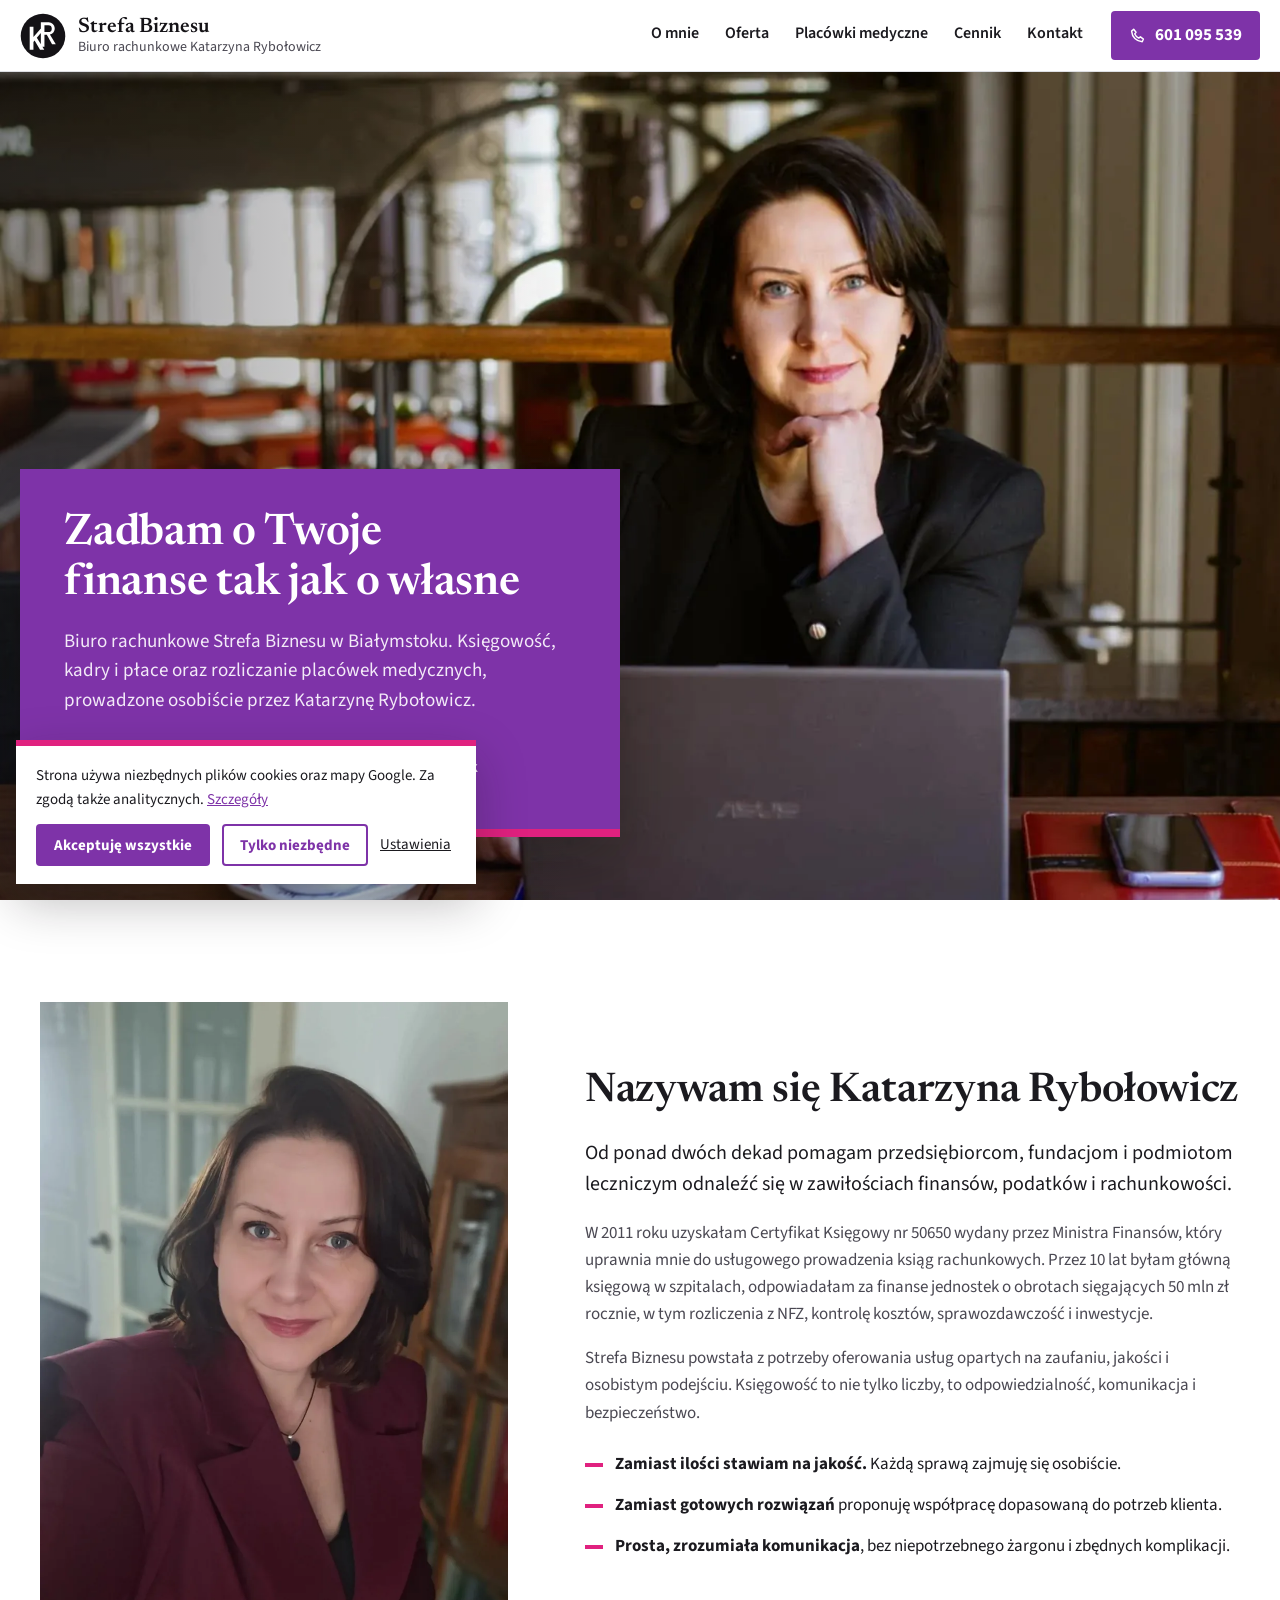
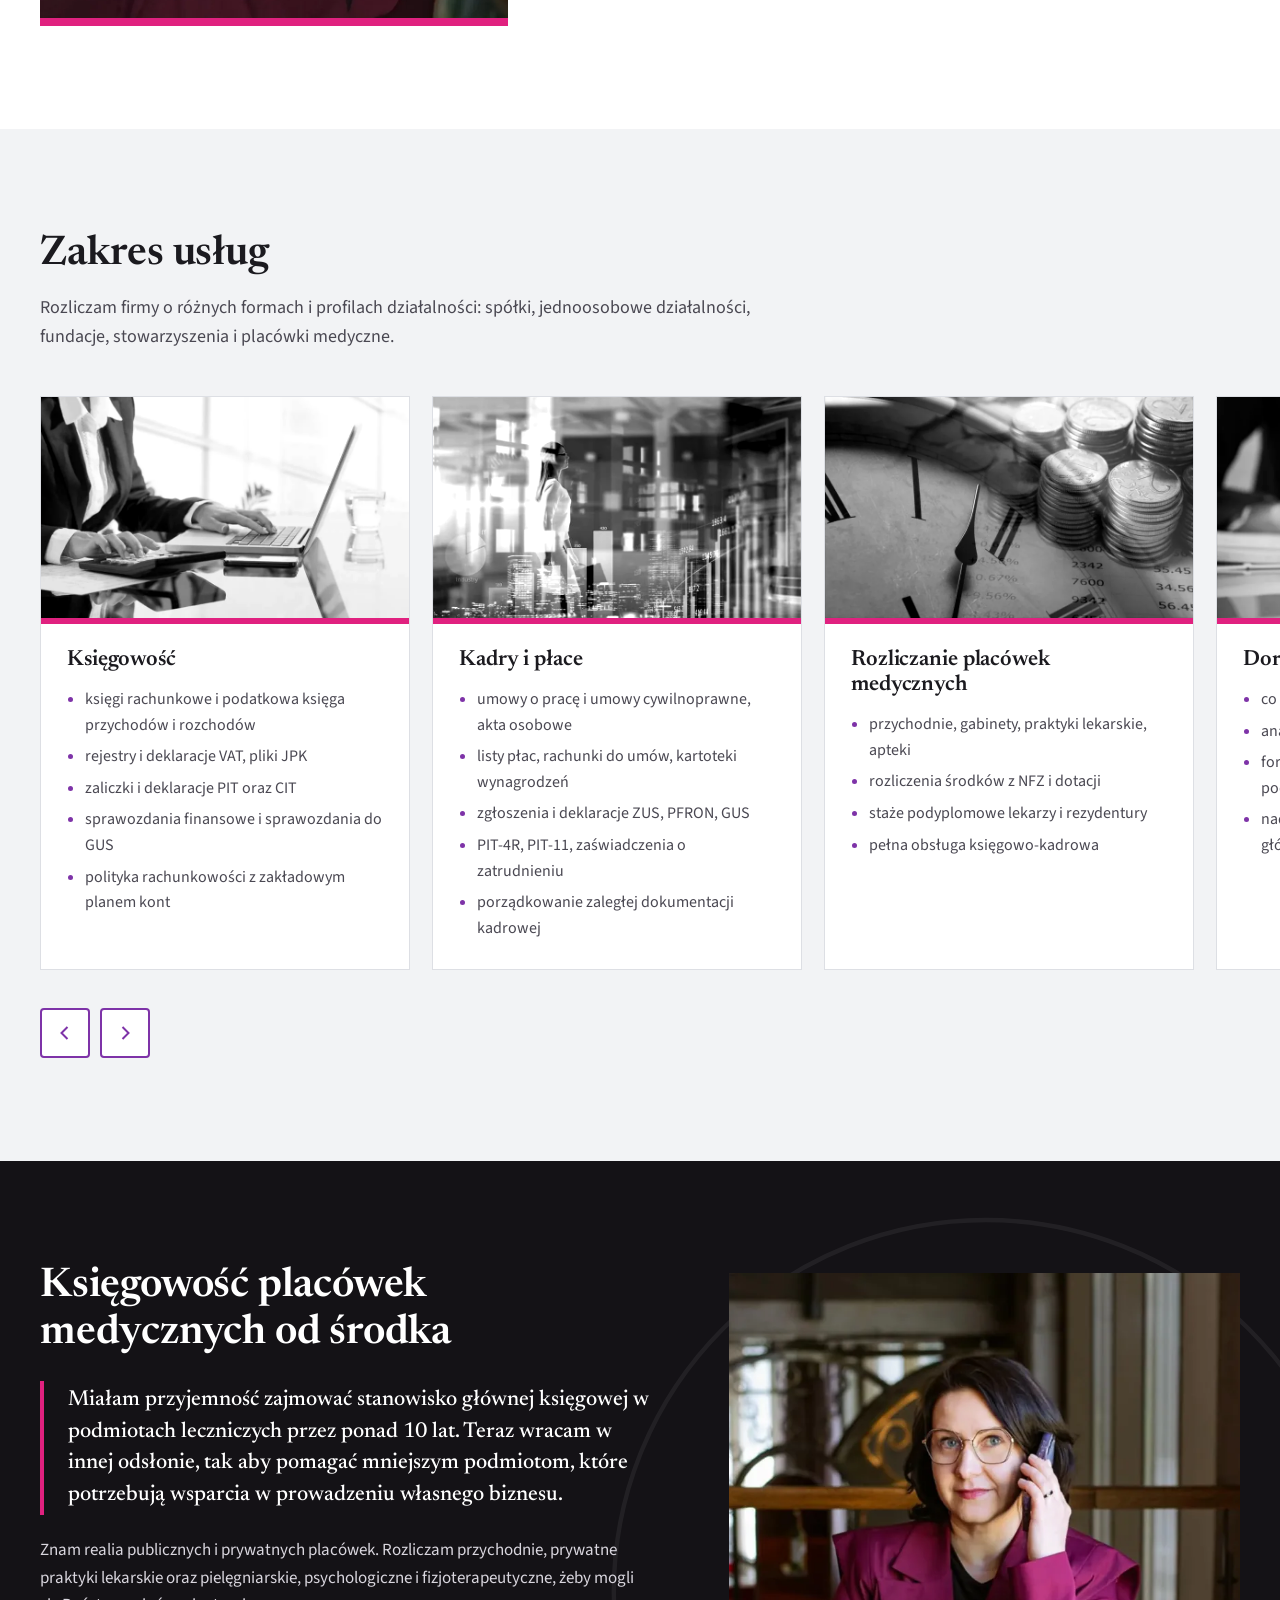
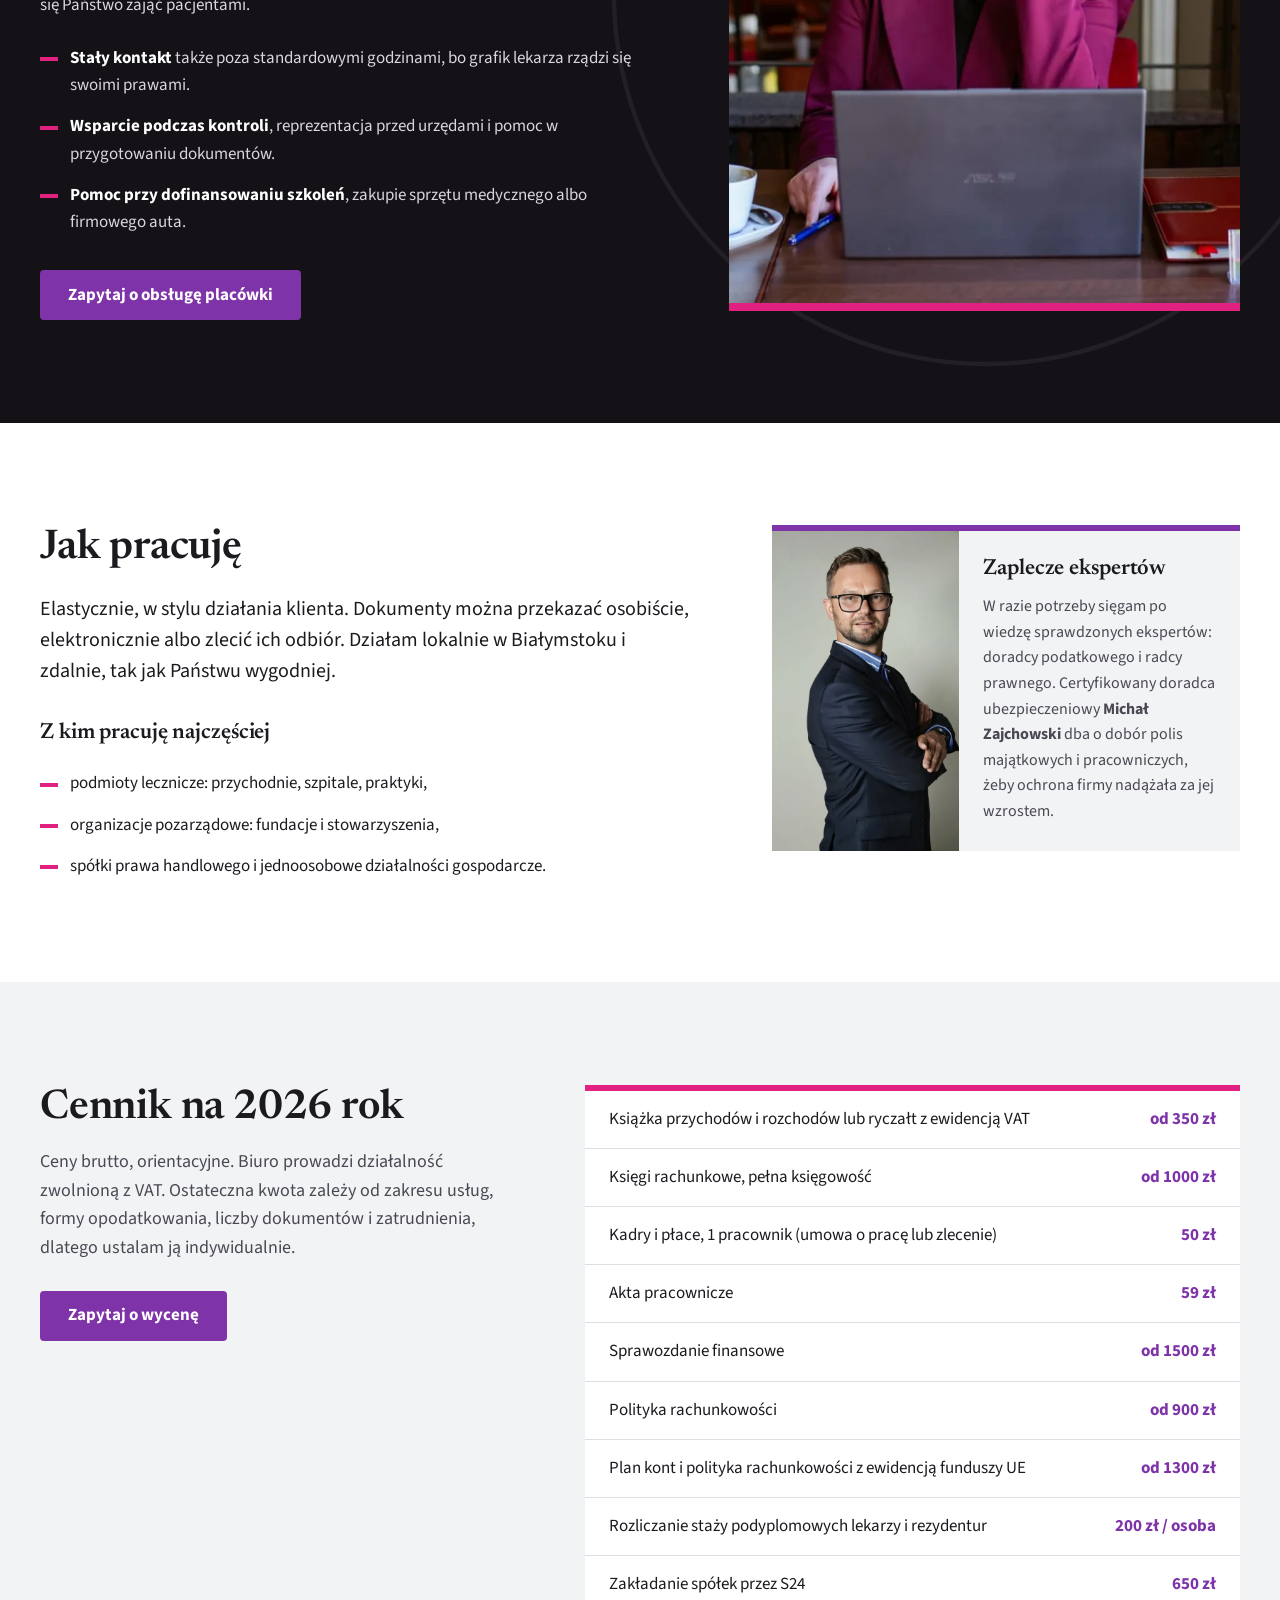
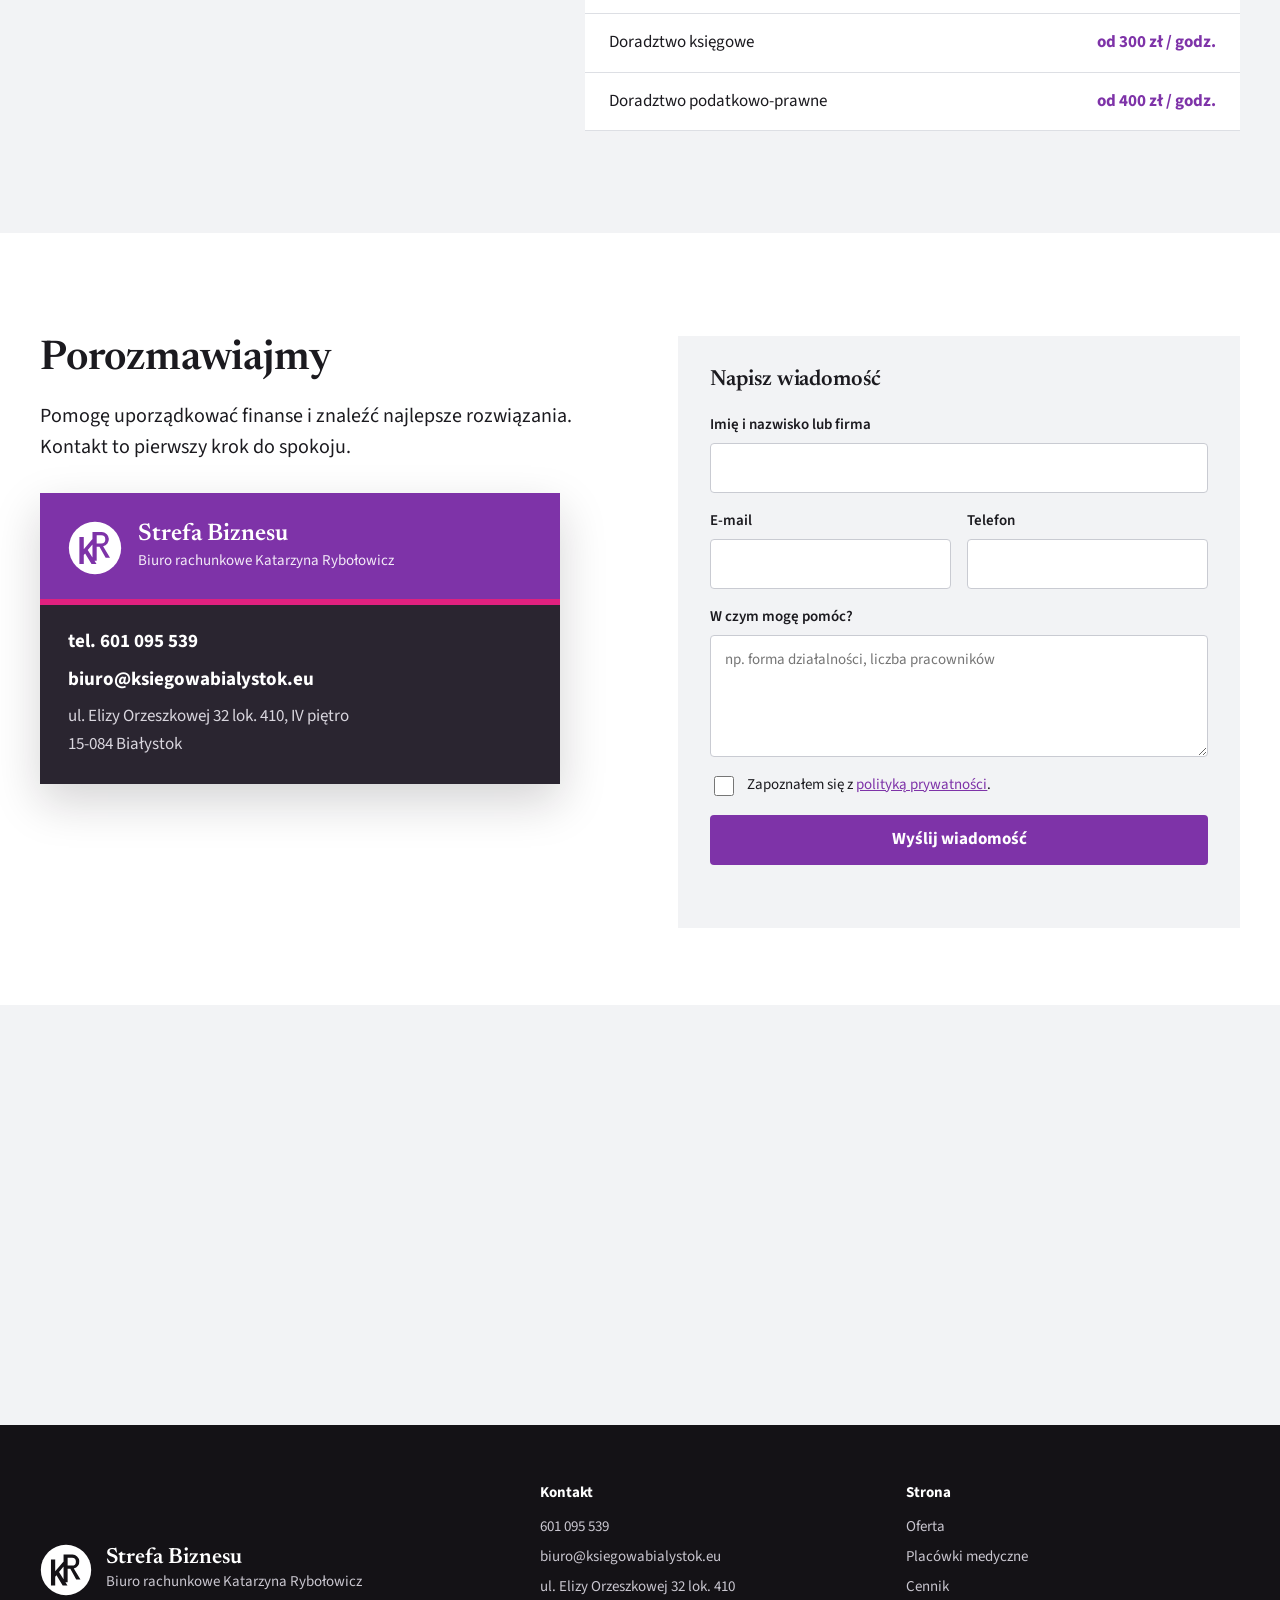
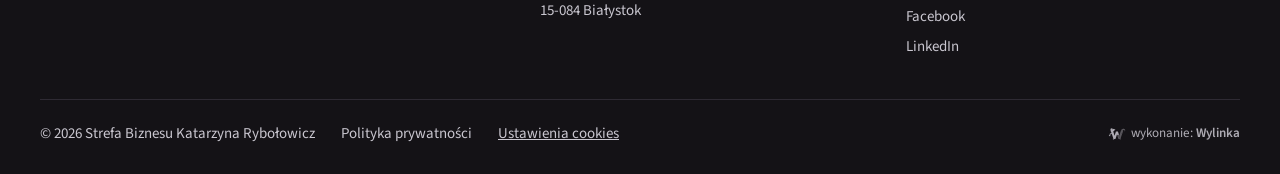
<file: index.html>
<!doctype html>
<html lang="pl">
<head>
<meta charset="utf-8">
<meta name="viewport" content="width=device-width,initial-scale=1,viewport-fit=cover">
<meta name="robots" content="noindex,nofollow">
<title>Biuro rachunkowe Białystok - Strefa Biznesu Katarzyna Rybołowicz</title>
<meta name="description" content="Biuro rachunkowe Strefa Biznesu w Białymstoku: księgowość, kadry i płace, rozliczanie placówek medycznych, doradztwo księgowe i podatkowe. Katarzyna Rybołowicz, certyfikat księgowy MF nr 50650.">
<meta name="theme-color" content="#7E33A8">
<link rel="icon" href="data:image/svg+xml,%3Csvg xmlns='http://www.w3.org/2000/svg' viewBox='0 0 64 64'%3E%3Ccircle cx='32' cy='32' r='31' fill='%237E33A8'/%3E%3Cpath fill='%23fff' d='M29 13h11a8.6 8.6 0 0 1 1.6 17l8.2 13.6h-5.2L37.3 30.4H34V47h-5zM34 17v9.6h5.4a4.8 4.8 0 0 0 0-9.6zM13.5 19h5.2v14.4L29 21.4v6.4l-5.6 6.6L33.8 51h-5.9l-7.6-12.6-1.6 1.9V51h-5.2z'/%3E%3C/svg%3E">
<link rel="preconnect" href="https://fonts.googleapis.com">
<link rel="preconnect" href="https://fonts.gstatic.com" crossorigin>
<link href="https://fonts.googleapis.com/css2?family=Newsreader:opsz,wght@6..72,500;6..72,600&family=Source+Sans+3:wght@400;600;700&display=swap" rel="stylesheet">
<link rel="preload" as="image" href="img/katarzyna-biurko.webp" media="(min-width:761px)">
<link rel="preload" as="image" href="img/katarzyna-biurko-tel.webp" media="(max-width:760px)">
<link rel="stylesheet" href="styl.css">
<style>
.wylinka-badge{display:inline-flex;align-items:center;gap:.4em;color:inherit;text-decoration:none;font-size:.875em;line-height:1;opacity:.85}
.wylinka-badge:hover,.wylinka-badge:focus-visible{opacity:1}
.wylinka-badge:focus-visible{outline:2px solid currentColor;outline-offset:3px;border-radius:2px}
.wylinka-badge svg{width:18px;height:18px;flex:none;overflow:visible}
.wylinka-badge b{font-weight:600}
.wylinka-badge .wy-old{opacity:.45;transform-origin:40px 30px;transition:transform .32s cubic-bezier(.3,.7,.4,1),opacity .32s ease-out}
.wylinka-badge .wy-pod{opacity:0;transition:opacity .2s ease-out .08s}
.wylinka-badge:hover .wy-old,.wylinka-badge:focus-visible .wy-old{transform:translate(9px,7px) rotate(9deg);opacity:0}
.wylinka-badge:hover .wy-pod,.wylinka-badge:focus-visible .wy-pod{opacity:1}
@media (prefers-reduced-motion:reduce){.wylinka-badge .wy-old,.wylinka-badge .wy-pod{transition:none}.wylinka-badge:hover .wy-old,.wylinka-badge:focus-visible .wy-old{transform:none;opacity:.45}.wylinka-badge:hover .wy-pod,.wylinka-badge:focus-visible .wy-pod{opacity:0}}
</style>
</head>
<body>
<a class="skip" href="#tresc">Przejdź do treści</a>

<header class="top" id="top">
  <div class="top-in">
    <a class="marka" href="#top" aria-label="Strefa Biznesu, biuro rachunkowe Katarzyna Rybołowicz - początek strony">
      <svg class="kr" viewBox="0 0 64 64" aria-hidden="true"><circle cx="32" cy="32" r="31" fill="currentColor"/><path fill="#fff" d="M29 13h11a8.6 8.6 0 0 1 1.6 17l8.2 13.6h-5.2L37.3 30.4H34V47h-5zM34 17v9.6h5.4a4.8 4.8 0 0 0 0-9.6zM13.5 19h5.2v14.4L29 21.4v6.4l-5.6 6.6L33.8 51h-5.9l-7.6-12.6-1.6 1.9V51h-5.2z"/></svg>
      <span class="marka-txt"><b>Strefa Biznesu</b><span>Biuro rachunkowe Katarzyna Rybołowicz</span></span>
    </a>
    <nav class="menu" id="menu" aria-label="Menu główne">
      <a href="#o-mnie">O mnie</a>
      <a href="#oferta">Oferta</a>
      <a href="#medyczne">Placówki medyczne</a>
      <a href="#cennik">Cennik</a>
      <a href="#kontakt">Kontakt</a>
      <a class="menu-tel" href="tel:+48601095539">Zadzwoń: 601 095 539</a>
    </nav>
    <a class="tel-top" href="tel:+48601095539" aria-label="Zadzwoń 601 095 539">
      <svg viewBox="0 0 20 20" aria-hidden="true"><path d="M5.2 2.5l2.6 3.3-1.4 1.9c.9 2 2.4 3.6 4.4 4.6l1.9-1.4 3.3 2.5-1.3 3c-6.4-.3-11.4-5.4-11.8-11.8z" fill="none" stroke="currentColor" stroke-width="1.6" stroke-linejoin="round"/></svg>
      <span>601 095 539</span>
    </a>
    <button class="burger" id="burger" aria-expanded="false" aria-controls="menu" aria-label="Otwórz menu"><span></span><span></span></button>
  </div>
</header>

<main id="tresc">
<section class="hero" aria-labelledby="h1">
  <figure class="hero-foto">
    <picture>
      <source media="(max-width:760px)" srcset="img/katarzyna-biurko-tel.webp">
      <img src="img/katarzyna-biurko.webp" alt="Katarzyna Rybołowicz przy biurku z laptopem, na biurku wizytówka Strefa Biznesu" width="2048" height="1366" fetchpriority="high">
    </picture>
  </figure>
  <div class="hero-in">
    <div class="wizytowka">
      <h1 id="h1">Zadbam o Twoje finanse tak jak o własne</h1>
      <p class="lead">Biuro rachunkowe Strefa Biznesu w Białymstoku. Księgowość, kadry i płace oraz rozliczanie placówek medycznych, prowadzone osobiście przez Katarzynę Rybołowicz.</p>
      <div class="hero-cta">
        <a class="btn btn-jasny" href="#kontakt">Skontaktuj się</a>
        <span class="hero-adres">ul. Elizy Orzeszkowej 32, Białystok</span>
      </div>
    </div>
  </div>
</section>

<section class="sek o-mnie" id="o-mnie" aria-labelledby="h-o-mnie">
  <div class="wrap o-siatka">
    <figure class="portret">
      <img src="img/katarzyna-portret.webp" alt="Katarzyna Rybołowicz, właścicielka biura rachunkowego Strefa Biznesu" width="900" height="1200" loading="lazy">
    </figure>
    <div class="o-txt">
      <h2 id="h-o-mnie">Nazywam się Katarzyna Rybołowicz</h2>
      <p class="duzy">Od ponad dwóch dekad pomagam przedsiębiorcom, fundacjom i podmiotom leczniczym odnaleźć się w zawiłościach finansów, podatków i rachunkowości.</p>
      <p>W 2011 roku uzyskałam Certyfikat Księgowy nr 50650 wydany przez Ministra Finansów, który uprawnia mnie do usługowego prowadzenia ksiąg rachunkowych. Przez 10 lat byłam główną księgową w szpitalach, odpowiadałam za finanse jednostek o obrotach sięgających 50 mln zł rocznie, w tym rozliczenia z NFZ, kontrolę kosztów, sprawozdawczość i inwestycje.</p>
      <p>Strefa Biznesu powstała z potrzeby oferowania usług opartych na zaufaniu, jakości i osobistym podejściu. Księgowość to nie tylko liczby, to odpowiedzialność, komunikacja i bezpieczeństwo.</p>
      <ul class="pasek-lista">
        <li><b>Zamiast ilości stawiam na jakość.</b> Każdą sprawą zajmuję się osobiście.</li>
        <li><b>Zamiast gotowych rozwiązań</b> proponuję współpracę dopasowaną do potrzeb klienta.</li>
        <li><b>Prosta, zrozumiała komunikacja</b>, bez niepotrzebnego żargonu i zbędnych komplikacji.</li>
      </ul>
    </div>
  </div>
</section>

<section class="sek szara" id="oferta" aria-labelledby="h-oferta">
  <div class="wrap">
    <div class="sek-glowa">
      <h2 id="h-oferta">Zakres usług</h2>
      <p>Rozliczam firmy o różnych formach i profilach działalności: spółki, jednoosobowe działalności, fundacje, stowarzyszenia i placówki medyczne.</p>
    </div>
  </div>
  <div class="karty-wrap">
    <div class="karty" id="karty" tabindex="0" aria-label="Usługi, przesuń w bok">
      <article class="karta">
        <img src="img/ksiegowosc.webp" alt="Księgowa przy laptopie i kalkulatorze" width="800" height="480" loading="lazy">
        <div class="karta-in">
          <h3>Księgowość</h3>
          <ul>
            <li>księgi rachunkowe i podatkowa księga przychodów i rozchodów</li>
            <li>rejestry i deklaracje VAT, pliki JPK</li>
            <li>zaliczki i deklaracje PIT oraz CIT</li>
            <li>sprawozdania finansowe i sprawozdania do GUS</li>
            <li>polityka rachunkowości z zakładowym planem kont</li>
          </ul>
        </div>
      </article>
      <article class="karta">
        <img src="img/kadry-place.webp" alt="Dokumenty kadrowe i płacowe" width="800" height="480" loading="lazy">
        <div class="karta-in">
          <h3>Kadry i płace</h3>
          <ul>
            <li>umowy o pracę i umowy cywilnoprawne, akta osobowe</li>
            <li>listy płac, rachunki do umów, kartoteki wynagrodzeń</li>
            <li>zgłoszenia i deklaracje ZUS, PFRON, GUS</li>
            <li>PIT-4R, PIT-11, zaświadczenia o zatrudnieniu</li>
            <li>porządkowanie zaległej dokumentacji kadrowej</li>
          </ul>
        </div>
      </article>
      <article class="karta">
        <img src="img/zarzadzanie-platnosciami.webp" alt="Monety i zegar, rozliczenia finansowe" width="800" height="480" loading="lazy">
        <div class="karta-in">
          <h3>Rozliczanie placówek medycznych</h3>
          <ul>
            <li>przychodnie, gabinety, praktyki lekarskie, apteki</li>
            <li>rozliczenia środków z NFZ i dotacji</li>
            <li>staże podyplomowe lekarzy i rezydentury</li>
            <li>pełna obsługa księgowo-kadrowa</li>
          </ul>
        </div>
      </article>
      <article class="karta">
        <img src="img/zakladanie-likwidacja-dzialalnosci.webp" alt="Klepsydra na biurku przy dokumentach" width="800" height="480" loading="lazy">
        <div class="karta-in">
          <h3>Doradztwo księgowe i podatkowe</h3>
          <ul>
            <li>co można zaliczyć w koszty, a co nie</li>
            <li>analiza wyników finansowych i płynności</li>
            <li>forma prawna i opodatkowania z doradcą podatkowym</li>
            <li>nadzór księgowy, wsparcie na stanowisku głównego księgowego</li>
          </ul>
        </div>
      </article>
      <article class="karta">
        <img src="img/inne-uslugi.webp" alt="Segregatory z dokumentami firmy" width="800" height="480" loading="lazy">
        <div class="karta-in">
          <h3>Audyt ryzyk i wsparcie prawne</h3>
          <ul>
            <li>radca prawny w zespole, codzienne sprawy firmy</li>
            <li>bezpłatny audyt ryzyk dla firm z przychodem powyżej 1 mln zł</li>
            <li>polisy D&amp;O, Business Interruption, ubezpieczenie należności</li>
          </ul>
        </div>
      </article>
    </div>
    <div class="karty-nav" aria-hidden="false">
      <button class="strz" data-kier="-1" aria-label="Poprzednia usługa"><svg viewBox="0 0 20 20" aria-hidden="true"><path d="M12.5 4l-6 6 6 6" fill="none" stroke="currentColor" stroke-width="2"/></svg></button>
      <button class="strz" data-kier="1" aria-label="Następna usługa"><svg viewBox="0 0 20 20" aria-hidden="true"><path d="M7.5 4l6 6-6 6" fill="none" stroke="currentColor" stroke-width="2"/></svg></button>
    </div>
  </div>
</section>

<section class="sek ciemna" id="medyczne" aria-labelledby="h-med">
  <svg class="kolo-tlo" viewBox="0 0 64 64" aria-hidden="true"><circle cx="32" cy="32" r="30" fill="none" stroke="currentColor" stroke-width=".35"/><path fill="currentColor" d="M29 13h11a8.6 8.6 0 0 1 1.6 17l8.2 13.6h-5.2L37.3 30.4H34V47h-5zM34 17v9.6h5.4a4.8 4.8 0 0 0 0-9.6zM13.5 19h5.2v14.4L29 21.4v6.4l-5.6 6.6L33.8 51h-5.9l-7.6-12.6-1.6 1.9V51h-5.2z"/></svg>
  <div class="wrap med-siatka">
    <div class="med-txt">
      <h2 id="h-med">Księgowość placówek medycznych od środka</h2>
      <blockquote>
        <p>Miałam przyjemność zajmować stanowisko głównej księgowej w podmiotach leczniczych przez ponad 10 lat. Teraz wracam w innej odsłonie, tak aby pomagać mniejszym podmiotom, które potrzebują wsparcia w prowadzeniu własnego biznesu.</p>
      </blockquote>
      <p>Znam realia publicznych i prywatnych placówek. Rozliczam przychodnie, prywatne praktyki lekarskie oraz pielęgniarskie, psychologiczne i fizjoterapeutyczne, żeby mogli się Państwo zająć pacjentami.</p>
      <ul class="pasek-lista jasna-lista">
        <li><b>Stały kontakt</b> także poza standardowymi godzinami, bo grafik lekarza rządzi się swoimi prawami.</li>
        <li><b>Wsparcie podczas kontroli</b>, reprezentacja przed urzędami i pomoc w przygotowaniu dokumentów.</li>
        <li><b>Pomoc przy dofinansowaniu szkoleń</b>, zakupie sprzętu medycznego albo firmowego auta.</li>
      </ul>
      <a class="btn btn-fiolet" href="#kontakt">Zapytaj o obsługę placówki</a>
    </div>
    <figure class="med-foto">
      <img src="img/katarzyna-telefon.webp" alt="Katarzyna Rybołowicz rozmawia przez telefon przy laptopie" width="1400" height="934" loading="lazy">
    </figure>
  </div>
</section>

<section class="sek" id="jak-pracuje" aria-labelledby="h-jak">
  <div class="wrap jak-siatka">
    <div class="jak-txt">
      <h2 id="h-jak">Jak pracuję</h2>
      <p class="duzy">Elastycznie, w stylu działania klienta. Dokumenty można przekazać osobiście, elektronicznie albo zlecić ich odbiór. Działam lokalnie w Białymstoku i zdalnie, tak jak Państwu wygodniej.</p>
      <h3>Z kim pracuję najczęściej</h3>
      <ul class="pasek-lista">
        <li>podmioty lecznicze: przychodnie, szpitale, praktyki,</li>
        <li>organizacje pozarządowe: fundacje i stowarzyszenia,</li>
        <li>spółki prawa handlowego i jednoosobowe działalności gospodarcze.</li>
      </ul>
    </div>
    <aside class="zaplecze">
      <img src="img/michal-zajchowski.webp" alt="Michał Zajchowski, certyfikowany doradca ubezpieczeniowy" width="600" height="900" loading="lazy">
      <div class="zaplecze-in">
        <h3>Zaplecze ekspertów</h3>
        <p>W razie potrzeby sięgam po wiedzę sprawdzonych ekspertów: doradcy podatkowego i radcy prawnego. Certyfikowany doradca ubezpieczeniowy <b>Michał Zajchowski</b> dba o dobór polis majątkowych i pracowniczych, żeby ochrona firmy nadążała za jej wzrostem.</p>
      </div>
    </aside>
  </div>
</section>

<section class="sek szara" id="cennik" aria-labelledby="h-cennik">
  <div class="wrap cennik-siatka">
    <div class="sek-glowa">
      <h2 id="h-cennik">Cennik na 2026 rok</h2>
      <p>Ceny brutto, orientacyjne. Biuro prowadzi działalność zwolnioną z VAT. Ostateczna kwota zależy od zakresu usług, formy opodatkowania, liczby dokumentów i zatrudnienia, dlatego ustalam ją indywidualnie.</p>
      <a class="btn btn-fiolet" href="#kontakt">Zapytaj o wycenę</a>
    </div>
    <dl class="cennik">
      <div><dt>Książka przychodów i rozchodów lub ryczałt z ewidencją VAT</dt><dd>od 350 zł</dd></div>
      <div><dt>Księgi rachunkowe, pełna księgowość</dt><dd>od 1000 zł</dd></div>
      <div><dt>Kadry i płace, 1 pracownik (umowa o pracę lub zlecenie)</dt><dd>50 zł</dd></div>
      <div><dt>Akta pracownicze</dt><dd>59 zł</dd></div>
      <div><dt>Sprawozdanie finansowe</dt><dd>od 1500 zł</dd></div>
      <div><dt>Polityka rachunkowości</dt><dd>od 900 zł</dd></div>
      <div><dt>Plan kont i polityka rachunkowości z ewidencją funduszy UE</dt><dd>od 1300 zł</dd></div>
      <div><dt>Rozliczanie staży podyplomowych lekarzy i rezydentur</dt><dd>200 zł / osoba</dd></div>
      <div><dt>Zakładanie spółek przez S24</dt><dd>650 zł</dd></div>
      <div><dt>Doradztwo księgowe</dt><dd>od 300 zł / godz.</dd></div>
      <div><dt>Doradztwo podatkowo-prawne</dt><dd>od 400 zł / godz.</dd></div>
    </dl>
  </div>
</section>

<section class="sek" id="kontakt" aria-labelledby="h-kontakt">
  <div class="wrap kontakt-siatka">
    <div class="kontakt-lewa">
      <h2 id="h-kontakt">Porozmawiajmy</h2>
      <p class="duzy">Pomogę uporządkować finanse i znaleźć najlepsze rozwiązania. Kontakt to pierwszy krok do spokoju.</p>
      <div class="wiz-kontakt">
        <div class="wiz-gora">
          <svg class="kr" viewBox="0 0 64 64" aria-hidden="true"><circle cx="32" cy="32" r="31" fill="#fff"/><path fill="#7E33A8" d="M29 13h11a8.6 8.6 0 0 1 1.6 17l8.2 13.6h-5.2L37.3 30.4H34V47h-5zM34 17v9.6h5.4a4.8 4.8 0 0 0 0-9.6zM13.5 19h5.2v14.4L29 21.4v6.4l-5.6 6.6L33.8 51h-5.9l-7.6-12.6-1.6 1.9V51h-5.2z"/></svg>
          <div><b>Strefa Biznesu</b><span>Biuro rachunkowe Katarzyna Rybołowicz</span></div>
        </div>
        <div class="wiz-dol">
          <a href="tel:+48601095539">tel. 601 095 539</a>
          <a href="mailto:biuro@ksiegowabialystok.eu">biuro@ksiegowabialystok.eu</a>
          <span>ul. Elizy Orzeszkowej 32 lok. 410, IV piętro<br>15-084 Białystok</span>
        </div>
      </div>
    </div>
    <form class="formularz" id="formularz" novalidate>
      <h3>Napisz wiadomość</h3>
      <label>Imię i nazwisko lub firma<input name="imie" autocomplete="name" required></label>
      <div class="dwa">
        <label>E-mail<input name="email" type="email" autocomplete="email" required></label>
        <label>Telefon<input name="tel" type="tel" autocomplete="tel"></label>
      </div>
      <label>W czym mogę pomóc?<textarea name="wiad" rows="4" placeholder="np. forma działalności, liczba pracowników"></textarea></label>
      <label class="zgoda"><input type="checkbox" required> <span>Zapoznałem się z <a href="polityka.html">polityką prywatności</a>.</span></label>
      <button class="btn btn-fiolet" type="submit">Wyślij wiadomość</button>
      <p class="form-info" id="form-info" role="status"></p>
    </form>
  </div>
  <div class="mapa">
    <iframe title="Mapa dojazdu: ul. Elizy Orzeszkowej 32, Białystok" src="https://maps.google.com/maps?q=Elizy%20Orzeszkowej%2032%2C%2015-084%20Bia%C5%82ystok&amp;z=16&amp;output=embed" loading="lazy" referrerpolicy="no-referrer-when-downgrade"></iframe>
  </div>
</section>
</main>

<footer class="stopka">
  <div class="wrap stopka-siatka">
    <div class="st-marka">
      <svg class="kr" viewBox="0 0 64 64" aria-hidden="true"><circle cx="32" cy="32" r="31" fill="#fff"/><path fill="#141216" d="M29 13h11a8.6 8.6 0 0 1 1.6 17l8.2 13.6h-5.2L37.3 30.4H34V47h-5zM34 17v9.6h5.4a4.8 4.8 0 0 0 0-9.6zM13.5 19h5.2v14.4L29 21.4v6.4l-5.6 6.6L33.8 51h-5.9l-7.6-12.6-1.6 1.9V51h-5.2z"/></svg>
      <div><b>Strefa Biznesu</b><span>Biuro rachunkowe Katarzyna Rybołowicz</span></div>
    </div>
    <div class="st-kol">
      <b>Kontakt</b>
      <a href="tel:+48601095539">601 095 539</a>
      <a href="mailto:biuro@ksiegowabialystok.eu">biuro@ksiegowabialystok.eu</a>
      <span>ul. Elizy Orzeszkowej 32 lok. 410<br>15-084 Białystok</span>
    </div>
    <div class="st-kol">
      <b>Strona</b>
      <a href="#oferta">Oferta</a>
      <a href="#medyczne">Placówki medyczne</a>
      <a href="#cennik">Cennik</a>
      <a href="https://www.facebook.com/people/Biuro-rachunkowe-Katarzyna-Rybo%C5%82owicz/100063112876603/" rel="noopener">Facebook</a>
      <a href="https://pl.linkedin.com/in/katarzyna-ryb%C5%82owicz-b8019975" rel="noopener">LinkedIn</a>
    </div>
  </div>
  <div class="wrap stopka-dol">
    <span>© <span id="rok">2026</span> Strefa Biznesu Katarzyna Rybołowicz</span>
    <a href="polityka.html">Polityka prywatności</a>
    <button class="link-btn" type="button" data-cookies-ustawienia>Ustawienia cookies</button>
    <a class="wylinka-badge" href="https://wylinka.pl/?utm_source=ksiegowabialystok.eu&amp;utm_medium=stopka&amp;utm_campaign=wykonanie" rel="noopener" title="Strona wykonana przez Wylinka"><svg viewBox="0 0 64 64" aria-hidden="true" focusable="false" fill="currentColor"><path d="M9.8 22.8l-1.2-7.9 2.2-3.7 15.5 4.6-.5 1.5-7.2 5.5 4.7 15.6 5-15.6 7 0 4.1 12.7-4.2-.9-2.6 1.8-.8-2.2-5.3 15.6-4.3 0 .4 .2-2.1 2.8-1.3-1.1 1.1-1.4-3.1 .2-.1-1.7 2.2-.1-5.7-16.5-4.8 .6-.8 3.1 0 .5-.3 .5 .8 2.2-1.6 .5-.4-1.3-.8 1.6-1.5-.8 .8-1.6-1.4 .6-.6-1.6 2.3-.8 .2-.4 1.3-4.8 5.9-.8-2.4-6.9zM15.2 13.7l-.1-.4-.4 .8-.1 .8 .1 1 .1 .4 .3 .7 .3-.9 .1-.7 0-.8z"/><path class="wy-pod" d="M37.1 49.8l-4.5-13.3 2.6-1.8 4.2 .9 .9 2.8 3-9.7 0-.5 .1-.8 3.2-8.4 .5-1 .6-1 .9-1.1 1.3-1 1.1-.7 1.4-.5 1.4-.3 .7 0 .9 0 1.2 .3 1.4 .6 .8 .5 .7 .7 .6 .7 .5 .9 .3 .9 .1 .9 0 .8-.2 .9-.5 .9-.5 .6-.7 .5-.7 .3-.1-.1 0-.1 .5-.5 .3-.7 .2-.5 0-.6-.1-.6-.3-.7-.4-.5-.4-.4-.5-.3-.6-.3-.7 0-.7 .1-.6 .1-.5 .4-.5 .5-.3 .5-.2 .7-.1 1.5-1.4 5.1-.8 3.3-.3 .7-.5 .7-6 17.5 1.9 .1-.1 1.7-3.1-.2 1.1 1.4-1.3 1.1-2.1-2.8 .4-.2z"/><path class="wy-old" d="M40.8 50l.4-.2-4.1 0-4.2-12.5 2.5-1.7 4.3 .9 .6 1.9 .6-1.6 0-.3 2.4-7.8 0-.5 .1-.8 3.2-8.4 .4-.8 .6-.9 .9-1.2 .9-.9 1.3-.8 1.4-.6 1.2-.3 1.4-.1 1.3 .1 .6 .2 .8 .3 1.1 .6 .9 .7 .7 .9 .5 .9 .3 .9 .1 1.1-.1 .9-.3 .9-.4 .7-.6 .7-.6 .4-.6 .2-.1-.1 0-.1 .5-.5 .3-.7 .2-.5 0-.5-.1-.6-.2-.6-.3-.5-.4-.5-.5-.3-.6-.3-.7-.1-.6 0-.6 .1-.6 .3-.6 .5-.3 .4-.2 .5-.1 .5-.1 1.5-1.4 5.1-.8 3.3-.3 .7-.5 .7-6 17.5 1.9 .1-.1 1.7-3.1-.2 1.1 1.4-1.3 1.1zM49.6 17.1l.6 1.7-1.5 1.9 .4 .4 1.8-2.1-.7-2.1zM48.1 28.3l.5 1.8-1.7 1.8 .4 .4 1.9-2-.6-2.2zM37.9 41.7l1.7-1.5-.4-.4-1.7 1.4zM42.6 38.7l-1.5 2.8 1.1 2-1.3 2.6 .5 .2 1.5-2.8-1.1-2 1.4-2.5z"/></svg><span>wykonanie: <b>Wylinka</b></span></a>
  </div>
</footer>

<div class="mob" id="mob" aria-hidden="true">
  <a href="tel:+48601095539">Zadzwoń</a>
  <a class="mob-glowny" href="#kontakt">Napisz</a>
</div>

<div class="cookies" id="cookies" role="dialog" aria-live="polite" aria-label="Zgody na pliki cookies" hidden>
  <p>Strona używa niezbędnych plików cookies oraz mapy Google. Za zgodą także analitycznych. <a href="polityka.html#cookies">Szczegóły</a></p>
  <div class="cookies-ust" id="cookies-ust" hidden>
    <label><input type="checkbox" checked disabled> Niezbędne (zawsze aktywne)</label>
    <label><input type="checkbox" id="ck-analityka"> Analityczne</label>
    <label><input type="checkbox" id="ck-marketing"> Marketingowe</label>
  </div>
  <div class="cookies-btn">
    <button class="btn btn-fiolet" data-ck="wszystkie">Akceptuję wszystkie</button>
    <button class="btn btn-obrys" data-ck="niezbedne">Tylko niezbędne</button>
    <button class="link-btn" data-ck="ustawienia">Ustawienia</button>
  </div>
</div>

<script src="skrypt.js" defer></script>
</body>
</html>
</file>
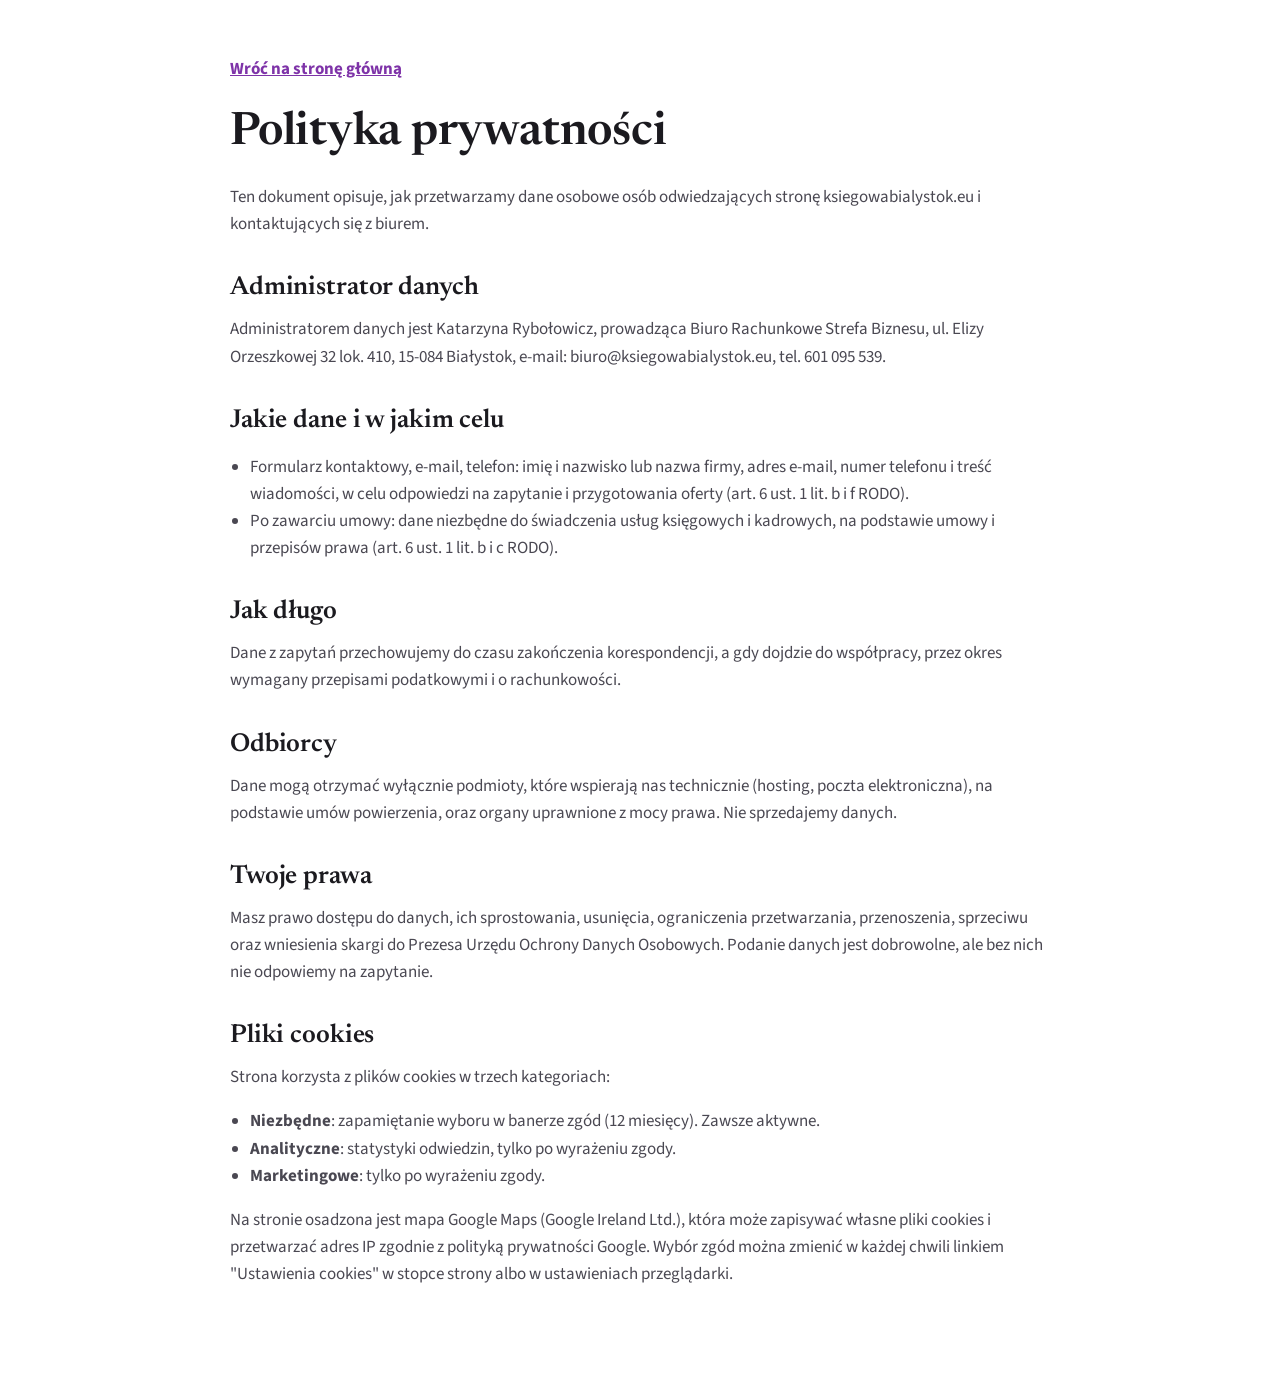
<file: polityka.html>
<!doctype html>
<html lang="pl">
<head>
<meta charset="utf-8">
<meta name="viewport" content="width=device-width,initial-scale=1">
<meta name="robots" content="noindex,nofollow">
<title>Polityka prywatności - Strefa Biznesu Katarzyna Rybołowicz</title>
<link rel="preconnect" href="https://fonts.googleapis.com">
<link rel="preconnect" href="https://fonts.gstatic.com" crossorigin>
<link href="https://fonts.googleapis.com/css2?family=Newsreader:opsz,wght@6..72,500;6..72,600&family=Source+Sans+3:wght@400;600;700&display=swap" rel="stylesheet">
<link rel="stylesheet" href="styl.css">
<style>
.pol{padding:56px 0 80px}
.pol .wrap{max-width:820px}
.pol h1{font-size:clamp(32px,4vw,46px);margin-bottom:24px}
.pol h2{font-size:26px;margin:36px 0 12px}
.pol p,.pol li{color:var(--tekst2)}
.pol ul{padding-left:20px}
.wroc{display:inline-block;margin-bottom:24px;font-weight:700}
</style>
</head>
<body>
<main class="pol">
  <div class="wrap">
    <a class="wroc" href="index.html">Wróć na stronę główną</a>
    <h1>Polityka prywatności</h1>
    <p>Ten dokument opisuje, jak przetwarzamy dane osobowe osób odwiedzających stronę ksiegowabialystok.eu i kontaktujących się z biurem.</p>

    <h2>Administrator danych</h2>
    <p>Administratorem danych jest Katarzyna Rybołowicz, prowadząca Biuro Rachunkowe Strefa Biznesu, ul. Elizy Orzeszkowej 32 lok. 410, 15-084 Białystok, e-mail: biuro@ksiegowabialystok.eu, tel. 601 095 539.</p>

    <h2>Jakie dane i w jakim celu</h2>
    <ul>
      <li>Formularz kontaktowy, e-mail, telefon: imię i nazwisko lub nazwa firmy, adres e-mail, numer telefonu i treść wiadomości, w celu odpowiedzi na zapytanie i przygotowania oferty (art. 6 ust. 1 lit. b i f RODO).</li>
      <li>Po zawarciu umowy: dane niezbędne do świadczenia usług księgowych i kadrowych, na podstawie umowy i przepisów prawa (art. 6 ust. 1 lit. b i c RODO).</li>
    </ul>

    <h2>Jak długo</h2>
    <p>Dane z zapytań przechowujemy do czasu zakończenia korespondencji, a gdy dojdzie do współpracy, przez okres wymagany przepisami podatkowymi i o rachunkowości.</p>

    <h2>Odbiorcy</h2>
    <p>Dane mogą otrzymać wyłącznie podmioty, które wspierają nas technicznie (hosting, poczta elektroniczna), na podstawie umów powierzenia, oraz organy uprawnione z mocy prawa. Nie sprzedajemy danych.</p>

    <h2>Twoje prawa</h2>
    <p>Masz prawo dostępu do danych, ich sprostowania, usunięcia, ograniczenia przetwarzania, przenoszenia, sprzeciwu oraz wniesienia skargi do Prezesa Urzędu Ochrony Danych Osobowych. Podanie danych jest dobrowolne, ale bez nich nie odpowiemy na zapytanie.</p>

    <h2 id="cookies">Pliki cookies</h2>
    <p>Strona korzysta z plików cookies w trzech kategoriach:</p>
    <ul>
      <li><b>Niezbędne</b>: zapamiętanie wyboru w banerze zgód (12 miesięcy). Zawsze aktywne.</li>
      <li><b>Analityczne</b>: statystyki odwiedzin, tylko po wyrażeniu zgody.</li>
      <li><b>Marketingowe</b>: tylko po wyrażeniu zgody.</li>
    </ul>
    <p>Na stronie osadzona jest mapa Google Maps (Google Ireland Ltd.), która może zapisywać własne pliki cookies i przetwarzać adres IP zgodnie z polityką prywatności Google. Wybór zgód można zmienić w każdej chwili linkiem "Ustawienia cookies" w stopce strony albo w ustawieniach przeglądarki.</p>
  </div>
</main>
</body>
</html>
</file>
<file: styl.css>
:root{
  --fiolet:#7E33A8; --fiolet-c:#66268A; --magenta:#E0217F; --czern:#141216;
  --szary:#F2F3F5; --linia:#DDDFE4; --tekst:#1B1A1F; --tekst2:#4A4852; --h:72px;
  --serif:"Newsreader",Georgia,serif; --sans:"Source Sans 3",system-ui,-apple-system,"Segoe UI",sans-serif;
}
*,*::before,*::after{box-sizing:border-box}
html{scroll-behavior:smooth;scroll-padding-top:calc(var(--h) + 8px);-webkit-text-size-adjust:100%}
body{margin:0;background:#fff;color:var(--tekst);font:400 17px/1.6 var(--sans);overflow-x:hidden}
img{display:block;max-width:100%;height:auto}
a{color:var(--fiolet)}
h1,h2,h3{font-family:var(--serif);font-weight:600;line-height:1.15;margin:0;color:inherit;letter-spacing:-.005em}
h2{font-size:clamp(30px,3.2vw,46px)}
h3{font-size:22px}
p{margin:0 0 1em}
.skip{position:absolute;left:-9999px}.skip:focus{left:12px;top:12px;z-index:99;background:#fff;padding:8px 12px}
.wrap{width:min(1200px,100% - 40px);margin-inline:auto}
.btn{display:inline-flex;align-items:center;justify-content:center;min-height:50px;padding:0 26px;border-radius:4px;font:700 17px/1 var(--sans);text-decoration:none;border:2px solid transparent;cursor:pointer;transition:background .2s,color .2s,transform .15s}
.btn:active{transform:translateY(1px)}
.btn-jasny{background:#fff;color:var(--fiolet)}
.btn-jasny:hover{background:var(--czern);color:#fff}
.btn-fiolet{background:var(--fiolet);color:#fff}
.btn-fiolet:hover{background:var(--fiolet-c)}
.btn-obrys{background:#fff;color:var(--fiolet);border-color:var(--fiolet)}
.link-btn{background:none;border:0;padding:0;font:inherit;color:inherit;text-decoration:underline;cursor:pointer}

/* nagłówek */
.top{position:sticky;top:0;z-index:50;background:#fff;border-bottom:1px solid var(--linia)}
.top-in{height:calc(var(--h) - 1px);display:flex;align-items:center;gap:28px;width:min(1320px,100% - 40px);margin-inline:auto}
.marka{display:flex;align-items:center;gap:12px;color:var(--czern);text-decoration:none;min-width:0}
.kr{width:46px;height:46px;flex:none;color:var(--czern)}
.marka-txt{display:flex;flex-direction:column;line-height:1.2;min-width:0}
.marka-txt b{font:600 21px/1.1 var(--serif)}
.marka-txt span{font-size:14px;color:var(--tekst2);white-space:nowrap}
.menu{display:flex;gap:26px;margin-left:auto}
.menu a{color:var(--tekst);text-decoration:none;font-weight:600;font-size:16px;padding:6px 0;border-bottom:3px solid transparent}
.menu a:hover,.menu a.akt{border-bottom-color:var(--magenta)}
.menu .menu-tel{display:none}
.tel-top{display:inline-flex;align-items:center;gap:8px;background:var(--fiolet);color:#fff;text-decoration:none;font-weight:700;padding:11px 18px;border-radius:4px;white-space:nowrap}
.tel-top:hover{background:var(--fiolet-c)}
.tel-top svg{width:18px;height:18px}
.burger{display:none}

/* pierwszy ekran */
.hero{position:relative;min-height:calc(100svh - var(--h));display:flex;align-items:flex-end;overflow:hidden;background:var(--czern)}
.hero-foto{position:absolute;inset:0;margin:0}
.hero-foto img{position:absolute;top:0;left:0;height:100%;width:118%;max-width:none;object-fit:cover;object-position:50% 30%}
.hero::after{content:"";position:absolute;inset:0;background:linear-gradient(90deg,rgba(20,18,22,.45),rgba(20,18,22,0) 45%);pointer-events:none}
.hero-in{position:relative;z-index:2;width:min(1320px,100% - 40px);margin-inline:auto;padding:48px 0 clamp(36px,7vh,80px)}
.wizytowka{position:relative;background:var(--fiolet);color:#fff;max-width:600px;padding:40px 44px 44px;box-shadow:0 24px 60px rgba(20,18,22,.35)}
.wizytowka::after{content:"";position:absolute;left:0;right:0;bottom:0;height:8px;background:var(--magenta)}
.wizytowka h1{font-size:clamp(34px,3.4vw,52px);margin-bottom:18px}
.lead{font-size:19px;line-height:1.55;margin-bottom:28px;color:#F3EAF8}
.hero-cta{display:flex;flex-wrap:wrap;align-items:center;gap:14px 22px}
.hero-adres{font-size:16px;color:#F3EAF8}

/* sekcje */
.sek{padding:clamp(64px,8vw,112px) 0;position:relative}
.szara{background:var(--szary)}
.duzy{font-size:20px;line-height:1.55;color:var(--tekst)}
.sek-glowa{max-width:760px;margin-bottom:40px}
.sek-glowa h2{margin-bottom:16px}
.sek-glowa p{color:var(--tekst2);font-size:18px}
.pasek-lista{list-style:none;margin:24px 0 0;padding:0;display:grid;gap:14px}
.pasek-lista li{position:relative;padding-left:30px}
.pasek-lista li::before{content:"";position:absolute;left:0;top:.72em;width:18px;height:4px;background:var(--magenta)}

/* o mnie */
.o-siatka{display:grid;grid-template-columns:minmax(0,5fr) minmax(0,7fr);gap:clamp(32px,6vw,88px);align-items:center}
.portret{margin:0;position:relative}
.portret img{width:100%;aspect-ratio:3/4;object-fit:cover;object-position:50% 20%}
.portret::after{content:"";position:absolute;left:0;right:0;bottom:0;height:8px;background:var(--magenta)}
.o-txt h2{margin-bottom:22px}
.o-txt p{color:var(--tekst2)}
.o-txt .duzy{color:var(--tekst)}

/* karty */
.karty-wrap{position:relative}
.karty{display:flex;gap:22px;overflow-x:auto;scroll-snap-type:x mandatory;padding:4px max(20px,calc((100% - 1200px)/2)) 20px;scroll-padding-inline:max(20px,calc((100% - 1200px)/2));scrollbar-width:none;cursor:grab;outline:none}
.karty::-webkit-scrollbar{display:none}
.karty.ciagnie{cursor:grabbing;scroll-snap-type:none}
.karty.ciagnie *{user-select:none;pointer-events:none}
.karta{flex:0 0 min(370px,84vw);scroll-snap-align:start;background:#fff;display:flex;flex-direction:column;border:1px solid var(--linia)}
.karta img{width:100%;aspect-ratio:5/3;object-fit:cover;filter:grayscale(1) contrast(1.05)}
.karta-in{padding:24px 26px 28px;border-top:6px solid var(--magenta)}
.karta h3{margin-bottom:14px}
.karta ul{margin:0;padding:0 0 0 18px;color:var(--tekst2);font-size:16px;display:grid;gap:6px}
.karta li::marker{color:var(--fiolet)}
.karty-nav{display:flex;gap:10px;width:min(1200px,100% - 40px);margin:18px auto 0}
.strz{width:50px;height:50px;border:2px solid var(--fiolet);background:#fff;color:var(--fiolet);border-radius:4px;cursor:pointer;display:grid;place-items:center}
.strz:hover{background:var(--fiolet);color:#fff}
.strz svg{width:20px;height:20px}

/* ciemna sekcja */
.ciemna{background:var(--czern);color:#fff;overflow:hidden}
.kolo-tlo{position:absolute;right:-8vw;top:50%;width:min(62vw,820px);height:auto;transform:translateY(-50%);color:#fff;opacity:.06;pointer-events:none}
.med-siatka{display:grid;grid-template-columns:minmax(0,6fr) minmax(0,5fr);gap:clamp(32px,6vw,88px);align-items:center;position:relative}
.med-txt h2{margin-bottom:24px}
.med-txt p{color:#D9D6DE}
blockquote{margin:0 0 22px;padding:4px 0 4px 24px;border-left:4px solid var(--magenta)}
blockquote p{font:500 clamp(20px,1.7vw,24px)/1.45 var(--serif);color:#fff !important;margin:0}
.jasna-lista{margin:26px 0 34px;color:#D9D6DE}
.jasna-lista b{color:#fff}
.med-foto{margin:0;position:relative}
.med-foto img{width:100%;aspect-ratio:4/5;object-fit:cover;object-position:38% 50%}
.med-foto::after{content:"";position:absolute;left:0;right:0;bottom:0;height:8px;background:var(--magenta)}

/* jak pracuję */
.jak-siatka{display:grid;grid-template-columns:minmax(0,7fr) minmax(0,5fr);gap:clamp(32px,6vw,88px);align-items:start}
.jak-txt h2{margin-bottom:22px}
.jak-txt h3{margin-top:34px}
.zaplecze{display:grid;grid-template-columns:minmax(0,2fr) minmax(0,3fr);background:var(--szary);border-top:6px solid var(--fiolet)}
.zaplecze img{width:100%;height:100%;object-fit:cover;object-position:50% 20%;min-height:260px}
.zaplecze-in{padding:26px 24px}
.zaplecze-in h3{margin-bottom:12px}
.zaplecze-in p{font-size:16px;color:var(--tekst2);margin:0}

/* cennik */
.cennik-siatka{display:grid;grid-template-columns:minmax(0,5fr) minmax(0,7fr);gap:clamp(32px,6vw,88px);align-items:start}
.cennik-siatka .sek-glowa{margin:0}
.cennik-siatka .btn{margin-top:10px}
.cennik{margin:0;background:#fff;border-top:6px solid var(--magenta)}
.cennik div{display:flex;justify-content:space-between;gap:20px;padding:15px 24px;border-bottom:1px solid var(--linia)}
.cennik dt{color:var(--tekst);min-width:0}
.cennik dd{margin:0;font-weight:700;color:var(--fiolet);white-space:nowrap;text-align:right}

/* kontakt */
.kontakt-siatka{display:grid;grid-template-columns:minmax(0,1fr) minmax(0,1fr);gap:clamp(32px,6vw,88px);align-items:start}
.kontakt-lewa h2{margin-bottom:18px}
.wiz-kontakt{margin-top:30px;background:var(--fiolet);color:#fff;max-width:520px;box-shadow:0 18px 44px rgba(20,18,22,.18)}
.wiz-gora{display:flex;align-items:center;gap:16px;padding:28px 28px 24px;border-bottom:6px solid var(--magenta)}
.wiz-gora .kr{width:54px;height:54px}
.wiz-gora b{display:block;font:600 24px/1.1 var(--serif)}
.wiz-gora span{font-size:15px;color:#F3EAF8}
.wiz-dol{background:#2A2530;padding:22px 28px 26px;display:grid;gap:8px}
.wiz-dol a{color:#fff;font-weight:700;font-size:19px;text-decoration:none}
.wiz-dol a:hover{text-decoration:underline}
.wiz-dol span{color:#D9D6DE}
.formularz{background:var(--szary);padding:32px;display:grid;gap:16px}
.formularz h3{margin-bottom:4px}
.formularz label{display:grid;gap:6px;font-weight:600;font-size:15px}
.formularz input,.formularz textarea{font:inherit;font-weight:400;padding:12px 14px;border:1px solid #C9CBD2;border-radius:4px;background:#fff;width:100%;min-width:0}
.formularz input:focus,.formularz textarea:focus{outline:2px solid var(--fiolet);outline-offset:1px;border-color:var(--fiolet)}
.dwa{display:grid;grid-template-columns:minmax(0,1fr) minmax(0,1fr);gap:16px}
.formularz .zgoda{display:flex;gap:10px;align-items:flex-start;font-weight:400}
.formularz .zgoda input{width:20px;height:20px;flex:none;margin-top:3px}
.form-info{margin:0;font-size:15px;color:var(--fiolet-c);min-height:1em}
.mapa{margin-top:clamp(48px,6vw,80px);height:420px;background:var(--szary)}
.mapa iframe{width:100%;height:100%;border:0;display:block}

/* stopka */
.stopka{background:var(--czern);color:#C9C6CF;padding:56px 0 calc(28px + env(safe-area-inset-bottom));font-size:15px}
.stopka a{color:#C9C6CF;text-decoration:none}
.stopka a:hover{color:#fff}
.stopka-siatka{display:grid;grid-template-columns:minmax(0,1.4fr) minmax(0,1fr) minmax(0,1fr);gap:32px}
.st-marka{display:flex;gap:14px;align-items:center}
.st-marka .kr{width:52px;height:52px}
.st-marka b{display:block;font:600 22px/1.1 var(--serif);color:#fff}
.st-kol{display:grid;gap:6px;align-content:start}
.st-kol b{color:#fff;margin-bottom:4px}
.stopka-dol{display:flex;flex-wrap:wrap;gap:10px 26px;align-items:center;margin-top:40px;padding-top:22px;border-top:1px solid #2E2A33}
.stopka-dol .wylinka-badge{margin-left:auto}

/* pasek mobilny */
.mob{display:none}

/* cookies */
.cookies{position:fixed;z-index:80;left:16px;bottom:16px;max-width:460px;width:calc(100% - 32px);background:#fff;border-top:6px solid var(--magenta);box-shadow:0 18px 50px rgba(20,18,22,.28);padding:18px 20px;font-size:15px}
.cookies p{margin:0 0 12px}
.cookies-ust{display:grid;gap:6px;margin-bottom:12px}
.cookies-ust label{display:flex;gap:8px;align-items:center}
.cookies-btn{display:flex;flex-wrap:wrap;gap:8px 12px;align-items:center}
.cookies .btn{min-height:42px;padding:0 16px;font-size:15px}

@media (min-width:1700px){.hero-foto img{width:100%}}
@media (max-width:1180px){
  .menu{gap:18px}
  .marka-txt span{display:none}
}
@media (max-width:980px){
  :root{--h:64px}
  .burger{display:flex;flex-direction:column;justify-content:center;gap:7px;width:46px;height:46px;border:0;background:none;cursor:pointer;padding:10px;margin-left:4px}
  .burger span{display:block;height:2px;background:var(--czern);transition:transform .2s}
  .burger[aria-expanded="true"] span:first-child{transform:translateY(4.5px) rotate(45deg)}
  .burger[aria-expanded="true"] span:last-child{transform:translateY(-4.5px) rotate(-45deg)}
  .menu{position:fixed;top:var(--h);left:0;right:0;background:#fff;flex-direction:column;gap:0;padding:8px 20px 24px;border-bottom:6px solid var(--magenta);box-shadow:0 20px 40px rgba(20,18,22,.15);transform:translateY(-8px);opacity:0;visibility:hidden;transition:opacity .2s,transform .2s,visibility .2s}
  .menu.otwarte{opacity:1;visibility:visible;transform:none}
  .menu a{font:600 22px/1.3 var(--serif);padding:14px 0;border-bottom:1px solid var(--linia)}
  .menu a.akt{border-bottom-color:var(--linia);color:var(--fiolet)}
  .menu .menu-tel{display:block;font:700 18px/1.3 var(--sans);color:var(--fiolet);border:0;margin-top:8px}
  .tel-top{margin-left:auto}
  .o-siatka,.med-siatka,.jak-siatka,.cennik-siatka,.kontakt-siatka{grid-template-columns:minmax(0,1fr)}
  .portret{max-width:520px}
  .med-foto img{aspect-ratio:3/2}
  .zaplecze{max-width:620px}
}
@media (max-width:760px){
  body{font-size:16px}
  .top-in{gap:10px;width:calc(100% - 28px)}
  .kr{width:40px;height:40px}
  .marka-txt b{font-size:19px}
  .tel-top{padding:0;width:44px;height:44px;justify-content:center}
  .tel-top span{display:none}
  .hero{flex-direction:column;align-items:stretch;min-height:calc(100svh - var(--h))}
  .hero::after{display:none}
  .hero-foto{position:relative;inset:auto;flex:1 1 0;min-height:min(56vw,30svh);align-self:stretch;width:100%}
  .hero-foto img{width:100%;object-position:50% 22%}
  .hero-in{flex:0 0 auto;width:100%;padding:0}
  .wizytowka{max-width:none;padding:22px 20px 30px;box-shadow:none}
  .wizytowka::after{height:6px}
  .wizytowka h1{font-size:clamp(27px,7.6vw,34px);margin-bottom:12px}
  .lead{font-size:16px;line-height:1.5;margin-bottom:24px}
  .hero-cta{gap:10px 16px}
  .hero-cta .btn{flex:1 1 auto;max-width:260px}
  .hero-adres{font-size:14px}
  .duzy{font-size:18px}
  .dwa{grid-template-columns:minmax(0,1fr)}
  .formularz{padding:24px 18px}
  .cennik div{padding:13px 16px;flex-direction:column;gap:2px}
  .cennik dd{text-align:left}
  .zaplecze{grid-template-columns:minmax(0,1fr)}
  .zaplecze img{aspect-ratio:4/3;height:auto;min-height:0;object-position:50% 15%}
  .mapa{height:340px}
  .stopka-siatka{grid-template-columns:minmax(0,1fr) minmax(0,1fr);gap:28px 20px}
  .st-marka{grid-column:1/-1}
  .stopka-dol .wylinka-badge{margin-left:0}
  .stopka{padding-bottom:calc(84px + env(safe-area-inset-bottom))}
  .mob{display:grid;grid-template-columns:1fr 1fr;gap:10px;position:fixed;left:0;right:0;bottom:0;z-index:60;background:#fff;padding:10px 14px calc(10px + env(safe-area-inset-bottom));border-top:1px solid var(--linia);transform:translateY(110%);transition:transform .25s}
  .mob.widac{transform:none}
  .mob a{display:flex;align-items:center;justify-content:center;min-height:48px;border-radius:4px;border:2px solid var(--fiolet);color:var(--fiolet);font-weight:700;text-decoration:none}
  .mob .mob-glowny{background:var(--fiolet);color:#fff}
  .cookies{left:10px;bottom:10px;width:calc(100% - 20px);padding:14px 16px;font-size:14px}
}
@media (max-width:760px) and (max-height:700px){
  .hero-foto{min-height:24svh}
  .wizytowka{padding:18px 18px 24px}
  .wizytowka h1{font-size:clamp(25px,7vw,30px)}
}
@media (min-width:761px) and (max-height:760px){
  .wizytowka{padding:30px 36px 34px}
  .wizytowka h1{font-size:clamp(30px,3vw,42px)}
  .lead{font-size:17px;margin-bottom:22px}
}
@media (prefers-reduced-motion:reduce){html{scroll-behavior:auto}*{transition:none !important}}
.wizytowka h1{text-wrap:balance}
@media (min-width:1700px){
  .hero-in{width:auto;margin-left:6vw;margin-right:0}
  .wizytowka{max-width:660px}
}
#kontakt{padding-bottom:0}
[hidden]{display:none !important}
.st-kol a,.st-kol span{overflow-wrap:anywhere}
@media (max-width:760px){
  .stopka-siatka{grid-template-columns:minmax(0,1.3fr) minmax(0,.7fr)}
  .st-kol a[href^="mailto"]{font-size:14px;overflow-wrap:normal}
}
</file>
